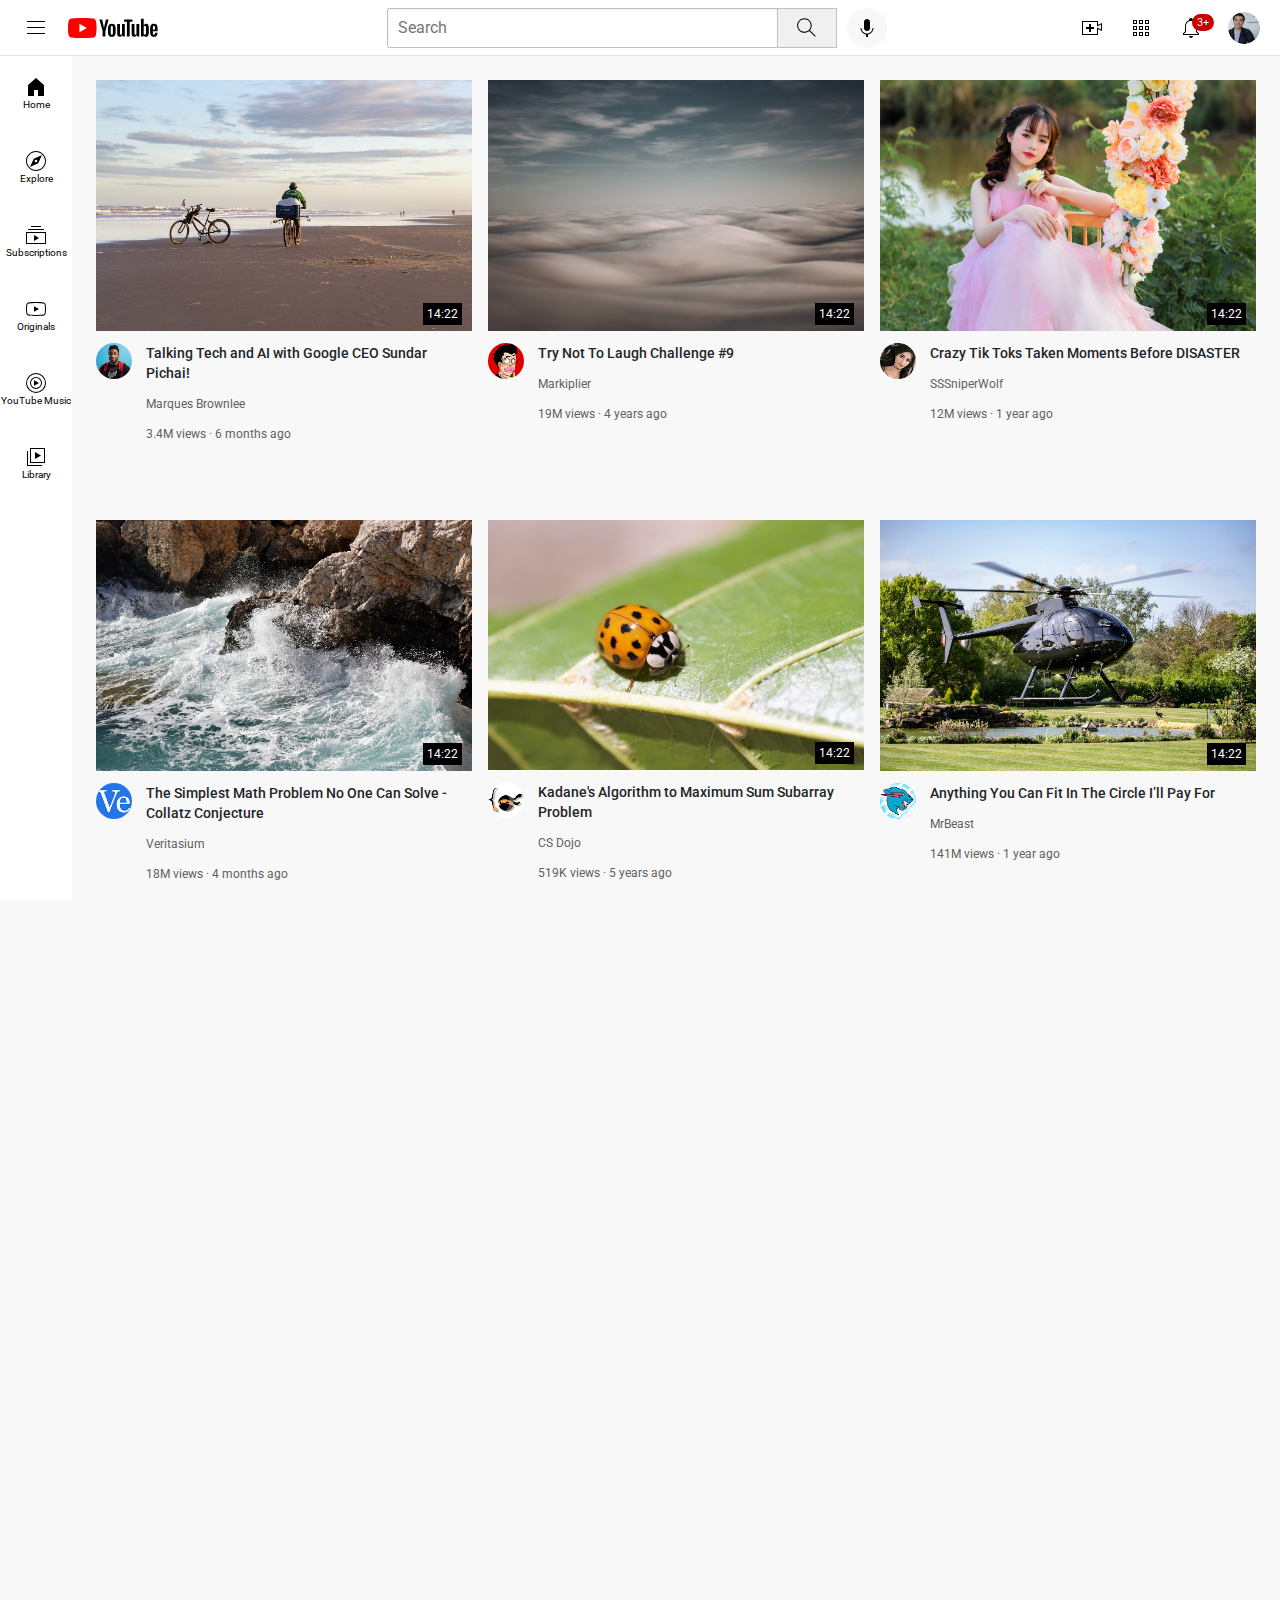
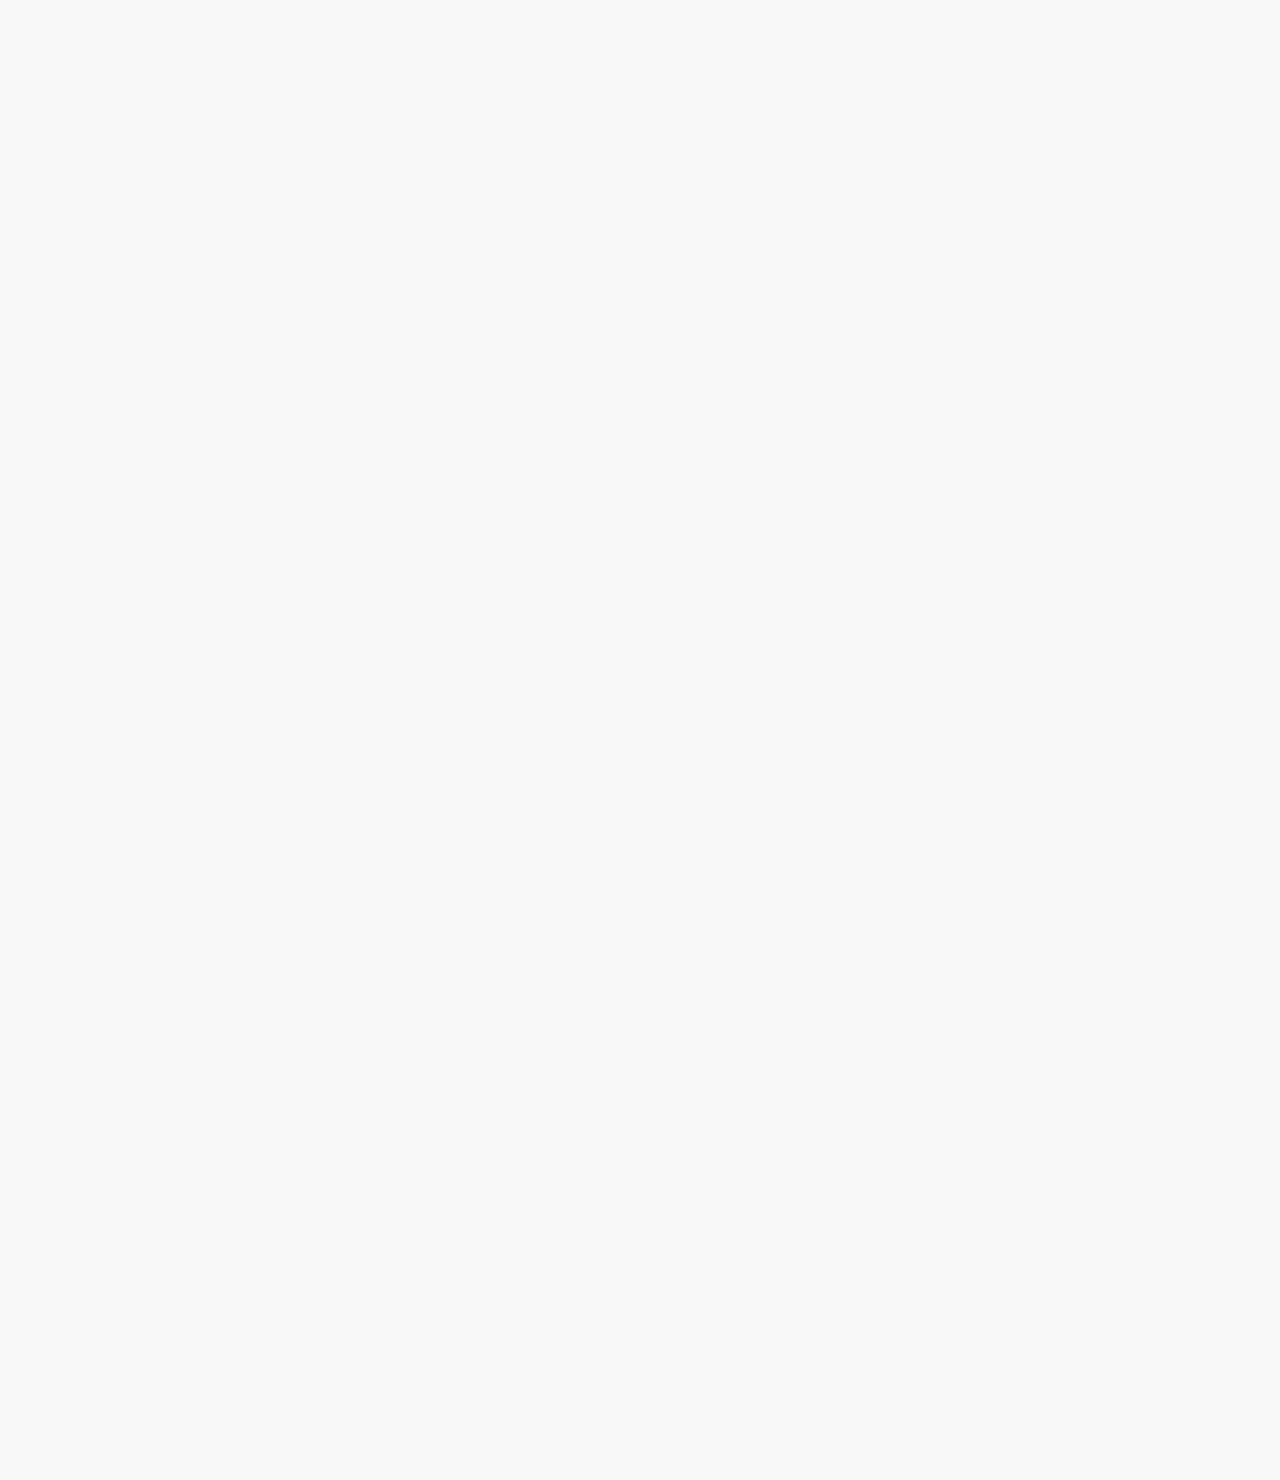
<file: index.html>
<!DOCTYPE html>
<html lang="en">
<head>
    <meta charset="UTF-8">
    <meta name="viewport" content="width=device-width, initial-scale=1.0">
    <title>YouTube</title>
    <link rel="stylesheet" href="styles/style.css">
    <link rel="stylesheet" href="styles/header.css">
    <link rel="stylesheet" href="styles/general.css">
    <link rel="stylesheet" href="styles/sidebar.css">

    <link rel="preconnect" href="https://fonts.googleapis.com">
    <link rel="preconnect" href="https://fonts.gstatic.com" crossorigin>
    <link href="https://fonts.googleapis.com/css2?family=Roboto:wght@400;500;700&display=swap" rel="stylesheet">
</head>
<body>
    <div class="header">
        <div class="left-section">
            <img class="hamburger-menu" src="icons/hamburger-menu.svg">
            <img class="youtube-logo" src="icons/youtube-logo.svg">
        </div>
        <div class="middle-section">
            <input class="search-bar" type="text" placeholder="Search">
            <button class="search-button">
                <img class="search" src="icons/search.svg">
                <div class="tooltip">Search</div>
            </button>
            <button class="voice-search-button">
                <img class="voice-search-icon" src="icons/voice-search-icon.svg">
                <div class="tooltip">Search with your voice</div>
            </button>
        </div>
        <div class="right-section">
            <div class="upload-container">
                <img class="upload" src="icons/upload.svg">
                <div class="tooltip">Create</div>
            </div>
            <img class="youtube-apps" src="icons/youtube-apps.svg">
            <div class="notifications-icon-container">
                <img class="notifications-icon" src="icons/notifications.svg">
                <div class="notifications-count">3+</div>
                <div class="tooltip">Notifications</div>
            </div>
            <img class="mychannel" src="images/my-channel.jpeg">
        </div>
    </div>
    <div class="sidebar">
        <div class="sidebar-link">
            <img src="icons/home.svg">
            <div>Home</div>
        </div>
        <div class="sidebar-link">
            <img src="icons/explore.svg">
            <div>Explore</div>
        </div>
        <div class="sidebar-link">
            <img src="icons/subscriptions.svg">
            <div>Subscriptions</div>
        </div>
        <div class="sidebar-link">
            <img src="icons/originals.svg">
            <div>Originals</div>
        </div>
        <div class="sidebar-link">
            <img src="icons/youtube-music.svg">
            <div>YouTube Music</div>
        </div>
        <div class="sidebar-link">
            <img src="icons/library.svg">
            <div>Library</div>
        </div>
    </div>
    
    <div class="videos">
        <div class="video-preview">
            <div class="thumbnail-row">
                <img class="thumbnail" src="images/bike.jpg">
                <div class="video-time">
                    14:22
                </div>
            </div>
            <div class="video-desc">
                <div class="channel-pic">
                    <img class="profile-pic" src="images/channel-1.jpeg">
                </div>
                <div class="video-info">
                    <p class="video-title">
                        Talking Tech and AI with Google CEO Sundar Pichai!
                    </p>
                    <p class="channel-name">
                        Marques Brownlee
                    </p>
                    <p class="video-stats">
                        3.4M views &#183; 6 months ago
                    </p>
                </div>
            </div>
        </div>
        <div class="video-preview">
            <div class="thumbnail-row">
                <img class="thumbnail" src="images/clouds.jpg">
                <div class="video-time">
                    14:22
                </div>
            </div>
            <div class="video-desc">
                <div class="channel-pic">
                    <img class="profile-pic" src="images/channel-2.jpeg">
                </div>
                <div class="video-info">
                    <p class="video-title">
                        Try Not To Laugh Challenge #9
                    </p>
                    <p class="channel-name">
                        Markiplier
                    </p>
                    <p class="video-stats">
                        19M views &#183; 4 years ago
                    </p>
                </div>
            </div>
        </div>
        <div class="video-preview">
            <div class="thumbnail-row">
                <img class="thumbnail" src="images/girl.jpg">
                <div class="video-time">
                    14:22
                </div>
            </div>
            <div class="video-desc">
                <div class="channel-pic">
                    <img class="profile-pic" src="images/channel-3.jpeg">
                </div>
                <div class="video-info">
                    <p class="video-title">
                        Crazy Tik Toks Taken Moments Before DISASTER
                    </p>
                    <p class="channel-name">
                        SSSniperWolf
                    </p>
                    <p class="video-stats">
                        12M views &#183; 1 year ago
                    </p>
                </div>
            </div>
        </div>
        <div class="video-preview">
            <div class="thumbnail-row">
                <img class="thumbnail" src="images/waves.jpg">
                <div class="video-time">
                    14:22
                </div>
            </div>
            <div class="video-desc">
                <div class="channel-pic">
                    <img class="profile-pic" src="images/channel-4.jpeg">
                </div>
                <div class="video-info">
                    <p class="video-title">
                        The Simplest Math Problem No One Can Solve - Collatz Conjecture
                    </p>
                    <p class="channel-name">
                        Veritasium
                    </p>
                    <p class="video-stats">
                        18M views &#183; 4 months ago
                    </p>
                </div>
            </div>
        </div>
        <div class="video-preview">
            <div class="thumbnail-row">
                <img class="thumbnail" src="images/ladybug.jpg">
                <div class="video-time">
                    14:22
                </div>
            </div>
            <div class="video-desc">
                <div class="channel-pic">
                    <img class="profile-pic" src="images/channel-5.jpeg">
                </div>
                <div class="video-info">
                    <p class="video-title">
                        Kadane's Algorithm to Maximum Sum Subarray Problem
                    </p>
                    <p class="channel-name">
                        CS Dojo
                    </p>
                    <p class="video-stats">
                        519K views &#183; 5 years ago
                    </p>
                </div>
            </div>
        </div>
        <div class="video-preview">
            <div class="thumbnail-row">
                <img class="thumbnail" src="images/md500.jpg">
                <div class="video-time">
                    14:22
                </div>
            </div>
            <div class="video-desc">
                <div class="channel-pic">
                    <img class="profile-pic" src="images/channel-6.jpeg">
                </div>
                <div class="video-info">
                    <p class="video-title">
                        Anything You Can Fit In The Circle I’ll Pay For
                    </p>
                    <p class="channel-name">
                        MrBeast
                    </p>
                    <p class="video-stats">
                        141M views &#183; 1 year ago
                    </p>
                </div>
            </div>
        </div>
    </div>
</body>
</html>
</file>
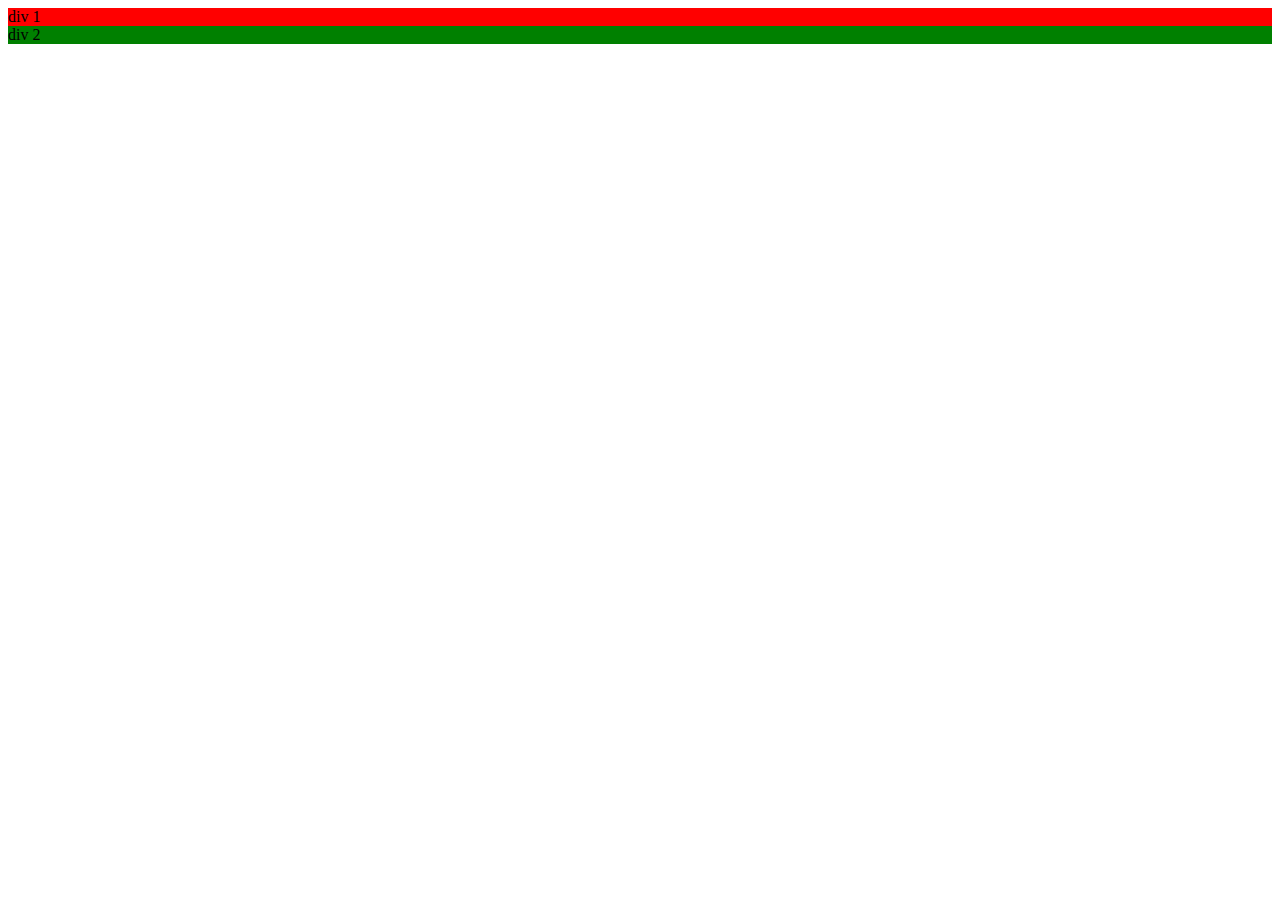
<file: grid.html>
<!DOCTYPE html>
<html lang="en">
<head>
    <meta charset="UTF-8">
    <meta name="viewport" content="width=device-width, initial-scale=1.0">
    <title>Grid Practice</title>
    <link rel="stylesheet" href="grid.css">
</head>
<body>
    <div class="div-main">
        <div class="div-1">div 1</div>
        <div class="div-2">div 2</div>
    </div>
</body>
</html>
</file>
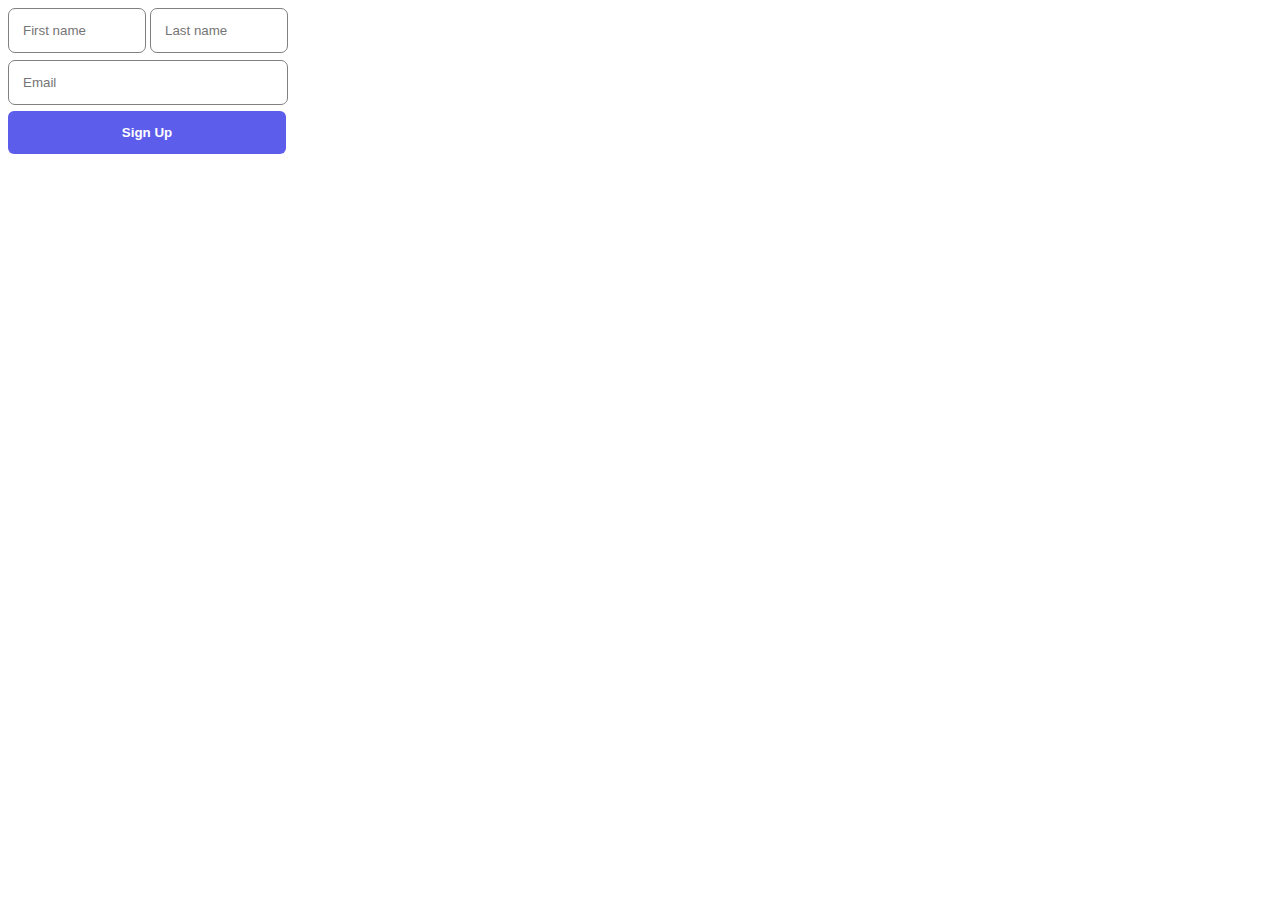
<file: test.html>
<!DOCTYPE html>
<html lang="en">
<head>
    <meta charset="UTF-8">
    <meta name="viewport" content="width=device-width, initial-scale=1.0">
    <title>Document</title>
    <link rel="stylesheet" href="test.css">
</head>
<body>
   <input class="text-label" placeholder="First name" type="text">
   <input class="text-label" placeholder="Last name" type="text">
   <input class="email-label" placeholder="Email" type="email">
   <button class="btn">Sign Up</button> 
</body>
</html>
</file>
<file: styles/style.css>
.videos{
    display: grid;
    grid-template-columns: 1fr 1fr 1fr;
    column-gap: 16px;
    row-gap: 40px;
}
.video-preview{
    vertical-align: top;
    height: 400px;
    max-width: 450px;
}
.thumbnail-row{
    margin-bottom: 8px;
    position: relative;
}
.thumbnail{
    width: 100%;
}
.video-time{
    position: absolute;
    background-color: black;
    color: white;
    right: 10px;
    bottom: 10px;
    padding: 4px;
    font-family: 'Roboto', Arial;
    font-size: 12px;
}
.video-desc{
    display: grid;
    grid-template-columns: 50px 1fr;
}
.channel-pic{
    vertical-align: top;
}
.profile-pic{
    width: 36px ;
    border-radius: 50%;
}
/* .video-info{
} */
.video-title{
    font-size: 14px;
    font-weight: 500;
    line-height: 20px;
    color: rgb(33, 37, 41);
    margin-top: 0;
    margin-bottom: 10px;
}
.channel-name{
    font-size: 12px;
    font-weight: 400;
    line-height: 18px;
    color: rgb(96, 96, 96);
    font-family: 'Roboto', sans-serif;
}
.video-stats{
    font-size: 12px;
    font-weight: 400;
    line-height: 18px;
    color: rgb(96, 96, 96);
    font-family: 'Roboto', sans-serif;
    margin-bottom: 16px;
}
</file>
<file: styles/header.css>
.header{
    display: flex;
    flex-direction: row;
    height: 55px;
    justify-content: space-between;
    position: fixed;
    top: 0;
    left: 0;
    right: 0;
    border-bottom-width: 1px;
    border-bottom-style: solid;
    border-bottom-color: rgb(228, 228, 228);
    background-color: white;
    z-index: 100;
}
.left-section{
    display: flex;
    align-items: center;
}
.hamburger-menu{
    height: 24px;
    margin-left: 24px;
    margin-right: 20px;
}
.youtube-logo{
    height: 20px;
}
.middle-section{
    display: flex;
    align-items: center;
    flex: 1;
    margin-left: 70px;
    margin-right: 35px;
    max-width: 500px;
}
.search-bar{
    flex: 1;
    height: 36px;
    padding-left: 10px;
    font-family: 'Roboto', Arial;
    font-size: 16px;
    border-width: 1px;
    border-style: solid;
    border-color: rgb(192, 192, 192);
    border-radius: 2px;
    width: 0;
    box-shadow: inset 1px 2px 3px rgba(0, 0, 0, 0.05);
}
.search-bar::placeholder{
    font-family: 'Roboto', Arial;
    font-size: 16px;
}
.search-button{
    display: flex;
    align-items: center;
    justify-content: center;
    height: 40px;
    width: 60px;
    border-width: 1px;
    border-style: solid;
    background-color: rgb(240, 240, 240);
    border-color: rgb(192, 192, 192);
    margin-left: -1px;
    margin-right: 10px;
    cursor: pointer;
    position: relative;
}
.search{
    height: 25px;
}
.search-button .tooltip{
    position: absolute;
    background-color: gray;
    padding: 4px 8px;
    border-radius: 2px;
    font-size: 12px;
    bottom: -30px;
    left: 0;
    right: 0;
    opacity: 0;
    transition: opacity 0.15s;
    pointer-events: none;
}
.search-button:hover .tooltip{
    opacity: 1;
}
.voice-search-button{
    display: flex;
    align-items: center;
    justify-content: center;
    height: 40px;
    width: 40px;
    border-style: none;
    border-radius: 20px;
    background-color: rgb(248, 248, 248);
    cursor: pointer;
    position: relative;
}
.voice-search-button .tooltip{
    position: absolute;
    font-family: 'Roboto', Arial;
    background-color: gray;
    padding: 4px 8px;
    font-size: 12px;
    bottom: -30px;
    border-radius: 2px;
    white-space: nowrap;
    opacity: 0;
    transition: opacity 0.15s;
    pointer-events: none;
}
.voice-search-button:hover .tooltip{
    opacity: 1;
}
.voice-search-icon{
    height: 24px;
}
.right-section{
    display: flex;
    align-items: center;
    justify-content: space-between;
    width: 180px;
    margin-right: 20px;
    flex-shrink: 0;
}
.upload-container{
    display: flex;
    align-items: center;
    justify-content: center;
    position: relative;
}
.upload{
    height: 24px;
    cursor: pointer;
}
.upload-container .tooltip{
    position: absolute;
    font-family: 'Roboto', Arial;
    font-size: 12px;
    background-color: gray;
    padding: 4px 8px;
    bottom: -34px;
    opacity: 0;
    transition: opacity 0.15s;
    pointer-events: none;
}
.upload-container:hover .tooltip{
    opacity: 1;
}
.youtube-apps{
    height: 24px;
    cursor: pointer;
}
.notifications-icon-container{
    display: flex;
    align-items: center;
    justify-content: center;
    position: relative;
}
.notifications-icon{
    height: 24px;
    cursor: pointer;
}
.notifications-count{
    position: absolute;
    font-family: 'Roboto', Arial;
    color: white;
    font-size: 11px;
    background-color: rgb(200, 0, 0);
    padding: 2px 5px;
    border-radius: 10px;
    top: -2px;
    right: -11px;
}
.notifications-icon-container .tooltip{
    position: absolute;
    font-family: 'Roboto', Arial;
    font-size: 12px;
    background-color: gray;
    padding: 4px 8px;
    bottom: -34px;
    white-space: nowrap;
    opacity: 0;
    transition: opacity 0.15s;
    pointer-events: none;
}
.notifications-icon-container:hover .tooltip{
    opacity: 1;
}
.mychannel{
    height: 32px;
    border-radius: 16px;
    cursor: pointer;
}
</file>
<file: styles/general.css>
p {
    font-family: Roboto, Arial;
}
body{
    margin: 0;
    padding-top: 80px;
    padding-left: 96px;
    padding-right: 24px;
    height: 3000px;
    background-color: rgb(248, 248, 248);
}
</file>
<file: styles/sidebar.css>
.sidebar{
    background-color: white;
    position: fixed;
    left: 0;
    bottom: 0;
    top: 55px;
    width: 72px;
}
.sidebar-link{
    height: 74px;
    display: flex;
    flex-direction: column;
    align-items: center;
    justify-content: center;
    cursor: pointer;
}
.sidebar-link:hover{
    background-color: rgb(235, 235, 235);
}
.sidebar-link img {
    height: 24px;
}
.sidebar-link div {
    font-family: 'Roboto', Arial;
    font-size: 10px;
}
</file>
<file: grid.css>
.div-main{
    display: grid;
}
.div-1{
    background-color: red;
}
.div-2{
    background-color: green;
}
</file>
<file: test.css>
.btn{
    display: block;
    margin-top: 6px;
    border-radius: 6px;
    text-align: center;
    width: 278px;
    padding-top: 14px;
    padding-bottom: 14px;
    color: white;
    font-weight: bold;
    background-color: rgb(93, 93, 235);
    border: none;
}
.text-label{
    padding-top: 14px;
    padding-bottom: 14px;
    padding-left: 14px;
    width: 120px;
    border-radius: 7px;
    border-width: 1px;
    border-color: gray;
    border-style: solid;
}
.email-label{
    display: block;
    margin-top: 7px;
    width: 262px;
    padding-top: 14px;
    padding-bottom: 14px;
    padding-left: 14px;
    border-radius: 7px;
    border-width: 1px;
    border-color: gray;
    border-style: solid;
}
</file>
